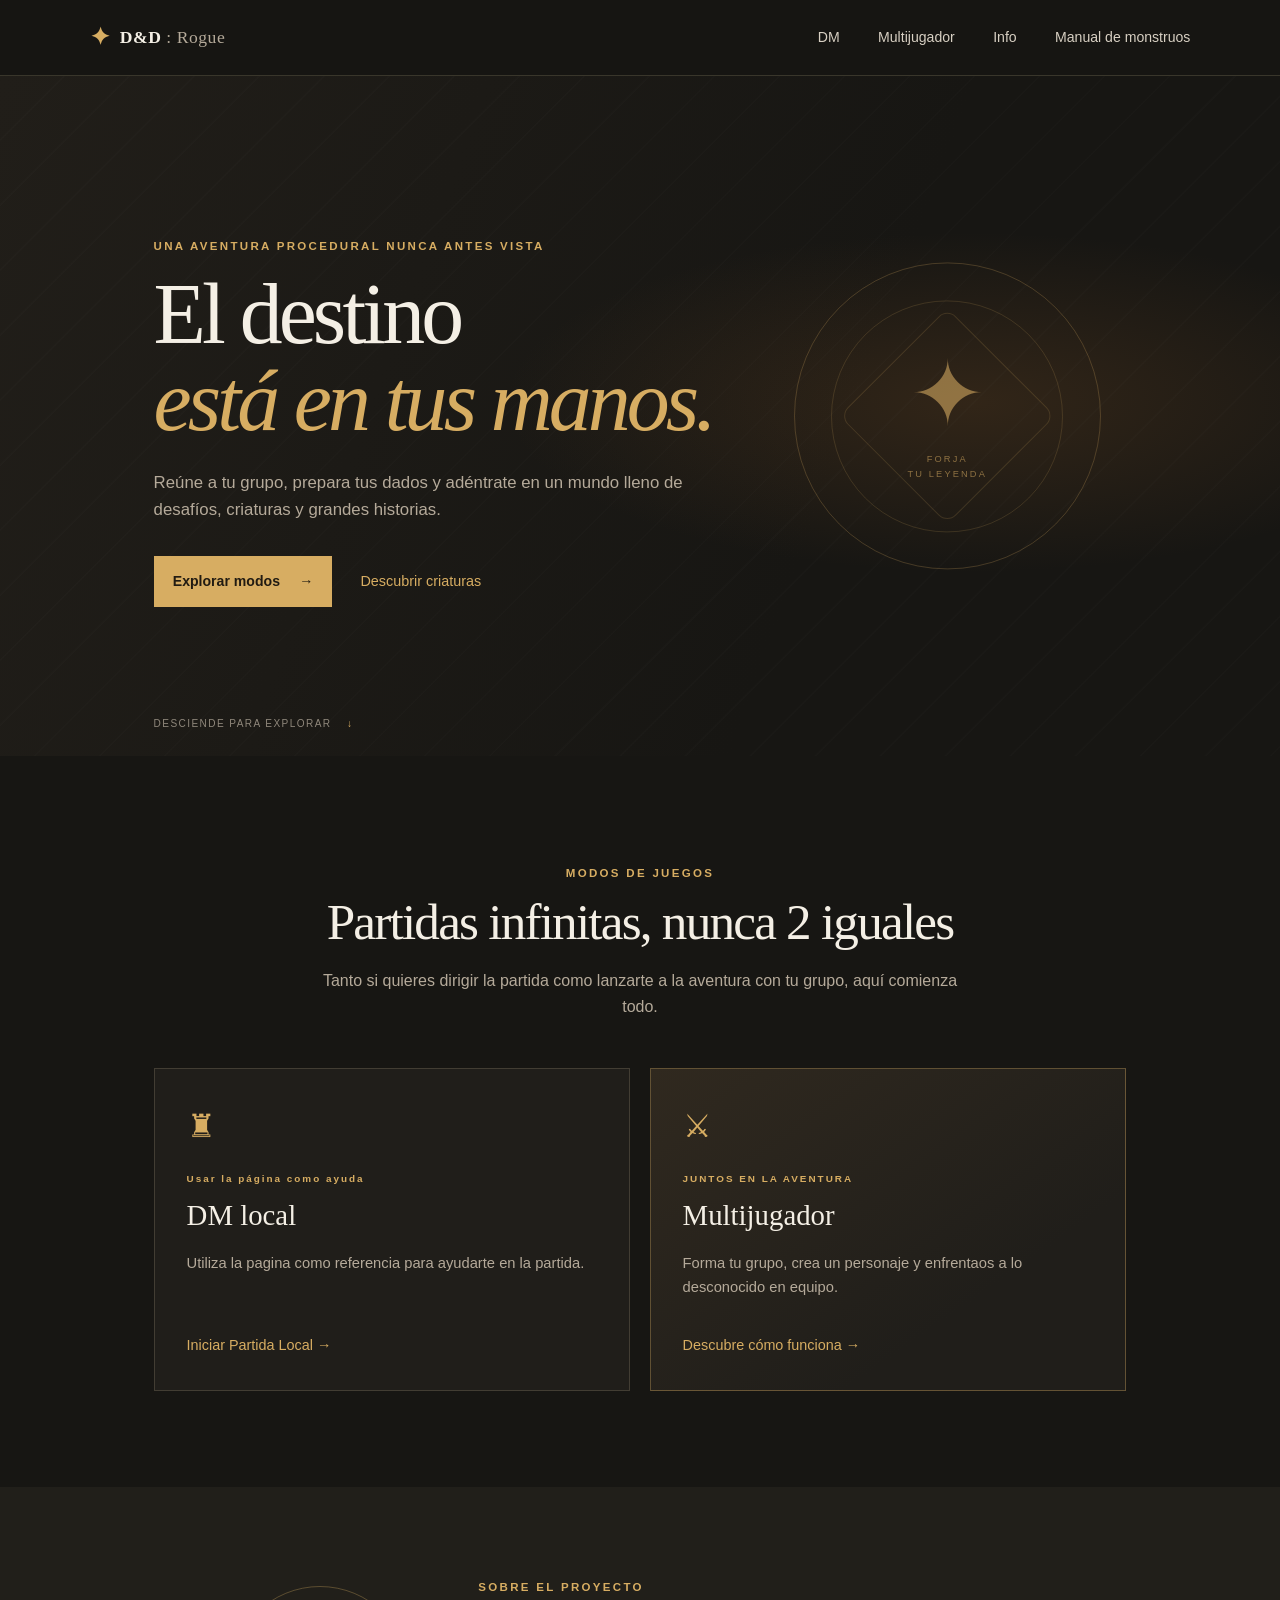
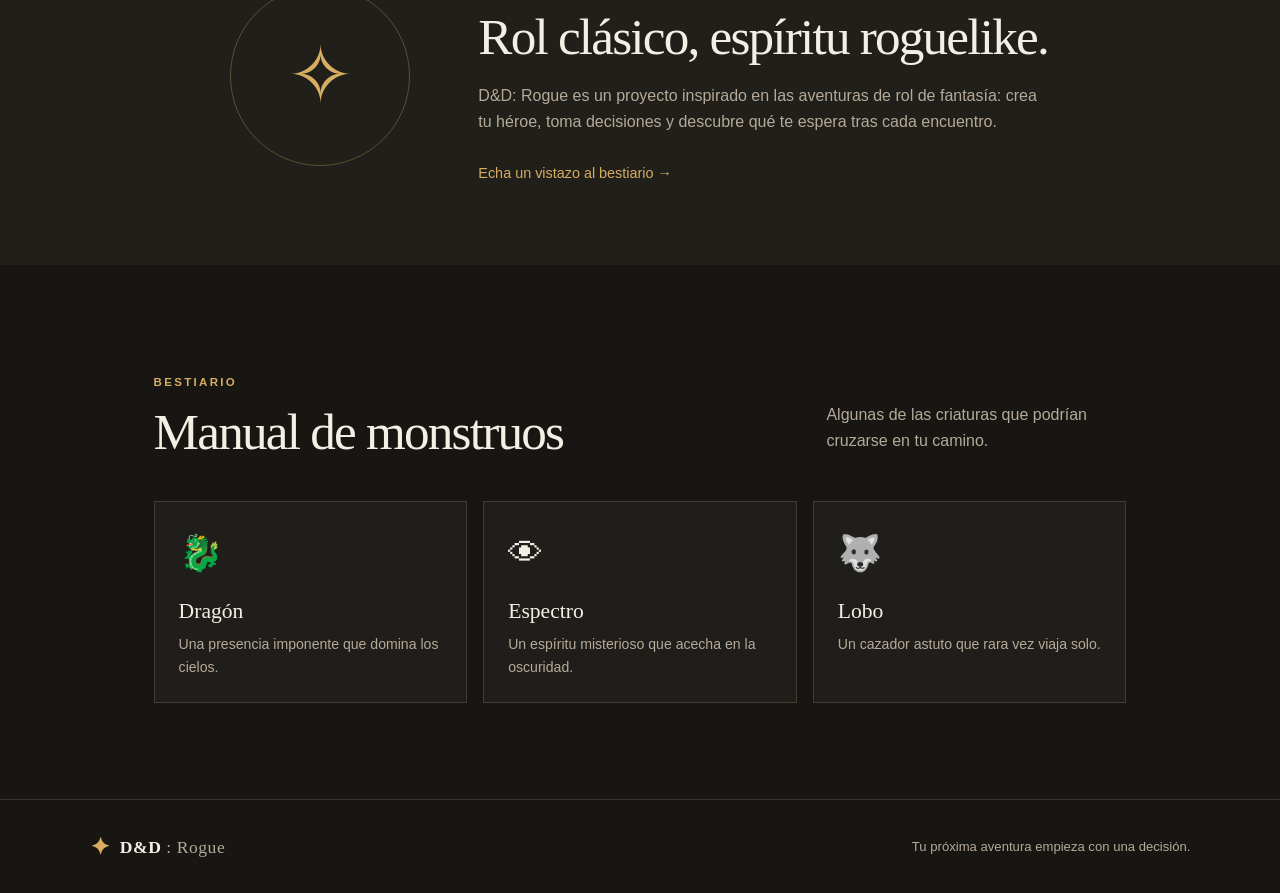
<file: index.html>
<!DOCTYPE html>
<html lang="es">
<head>
    <meta charset="UTF-8">
    <meta name="viewport" content="width=device-width, initial-scale=1.0">
    <meta name="description" content="D&D: Rogue: prepara tu aventura, reúne a tu grupo y descubre criaturas fantásticas.">
    <title>D&D: Rogue — Inicio</title>
    <link rel="stylesheet" href="Index.css">
</head>
<body>
    <header class="site-header">
        <a class="brand" href="#inicio" aria-label="D&D: Rogue, inicio">
            <span class="brand-mark" aria-hidden="true">✦</span>
            <span>D&D <span class="brand-light">: Rogue</span></span>
        </a>
        <nav class="main-nav" aria-label="Navegación principal">
            <a href="#dm">DM</a>
            <a href="#multijugador">Multijugador</a>
            <a href="#info">Info</a>
            <a href="#monstruos">Manual de monstruos</a>
        </nav>
    </header>

    <main>
        <section class="hero" id="inicio" aria-labelledby="hero-title">
            <div class="hero-content">
                <p class="eyebrow">UNA AVENTURA PROCEDURAL NUNCA ANTES VISTA</p>
                <h1 id="hero-title">El destino<span>está en tus manos.</span></h1>
                <p class="hero-copy">Reúne a tu grupo, prepara tus dados y adéntrate en un mundo lleno de desafíos, criaturas y grandes historias.</p>
                <div class="hero-actions">
                    <a class="button button-primary" href="#multijugador">Explorar modos <span aria-hidden="true">→</span></a>
                    <a class="text-link" href="#monstruos">Descubrir criaturas</a>
                </div>
            </div>
            <div class="hero-seal" aria-hidden="true"><span>✦</span><small>FORJA<br>TU LEYENDA</small></div>
            <a class="scroll-cue" href="#modos">DESCIENDE PARA EXPLORAR <span aria-hidden="true">↓</span></a>
        </section>

        <section class="intro-section" id="modos" aria-labelledby="modes-title">
            <p class="eyebrow">MODOS DE JUEGOS</p>
            <h2 id="modes-title">Partidas infinitas, nunca 2 iguales</h2>
            <p class="section-lead">Tanto si quieres dirigir la partida como lanzarte a la aventura con tu grupo, aquí comienza todo.</p>

            <div class="feature-grid">
                <article class="feature-card" id="dm">
                    <span class="card-icon" aria-hidden="true">♜</span>
                    <p class="card-kicker">Usar la página como ayuda</p>
                    <h3>DM local</h3>
                    <p>Utiliza la pagina como referencia para ayudarte en la partida.</p>
                    <a href="Partida/DM%20local/Plocal.html" class="card-link">Iniciar Partida Local <span aria-hidden="true">→</span></a>
                </article>
                <article class="feature-card feature-card-highlight" id="multijugador">
                    <span class="card-icon" aria-hidden="true">⚔</span>
                    <p class="card-kicker">JUNTOS EN LA AVENTURA</p>
                    <h3>Multijugador</h3>
                    <p>Forma tu grupo, crea un personaje y enfrentaos a lo desconocido en equipo.</p>
                    <a href="#info" class="card-link">Descubre cómo funciona <span aria-hidden="true">→</span></a>
                </article>
            </div>
        </section>

        <section class="about-section" id="info" aria-labelledby="info-title">
            <div class="about-emblem" aria-hidden="true">✧</div>
            <div>
                <p class="eyebrow">SOBRE EL PROYECTO</p>
                <h2 id="info-title">Rol clásico, espíritu roguelike.</h2>
                <p>D&D: Rogue es un proyecto inspirado en las aventuras de rol de fantasía: crea tu héroe, toma decisiones y descubre qué te espera tras cada encuentro.</p>
                <a class="text-link" href="#monstruos">Echa un vistazo al bestiario <span aria-hidden="true">→</span></a>
            </div>
        </section>

        <section class="bestiary-section" id="monstruos" aria-labelledby="bestiary-title">
            <div class="section-heading">
                <div>
                    <p class="eyebrow">BESTIARIO</p>
                    <h2 id="bestiary-title">Manual de monstruos</h2>
                </div>
                <p>Algunas de las criaturas que podrían cruzarse en tu camino.</p>
            </div>
            <div class="monster-grid">
                <article class="monster-card"><span aria-hidden="true">🐉</span><h3>Dragón</h3><p>Una presencia imponente que domina los cielos.</p></article>
                <article class="monster-card"><span aria-hidden="true">👁</span><h3>Espectro</h3><p>Un espíritu misterioso que acecha en la oscuridad.</p></article>
                <article class="monster-card"><span aria-hidden="true">🐺</span><h3>Lobo</h3><p>Un cazador astuto que rara vez viaja solo.</p></article>
            </div>
        </section>
    </main>

    <footer class="site-footer">
        <a class="brand" href="#inicio"><span class="brand-mark" aria-hidden="true">✦</span><span>D&D <span class="brand-light">: Rogue</span></span></a>
        <p>Tu próxima aventura empieza con una decisión.</p>
    </footer>
</body>
</html>
</file>
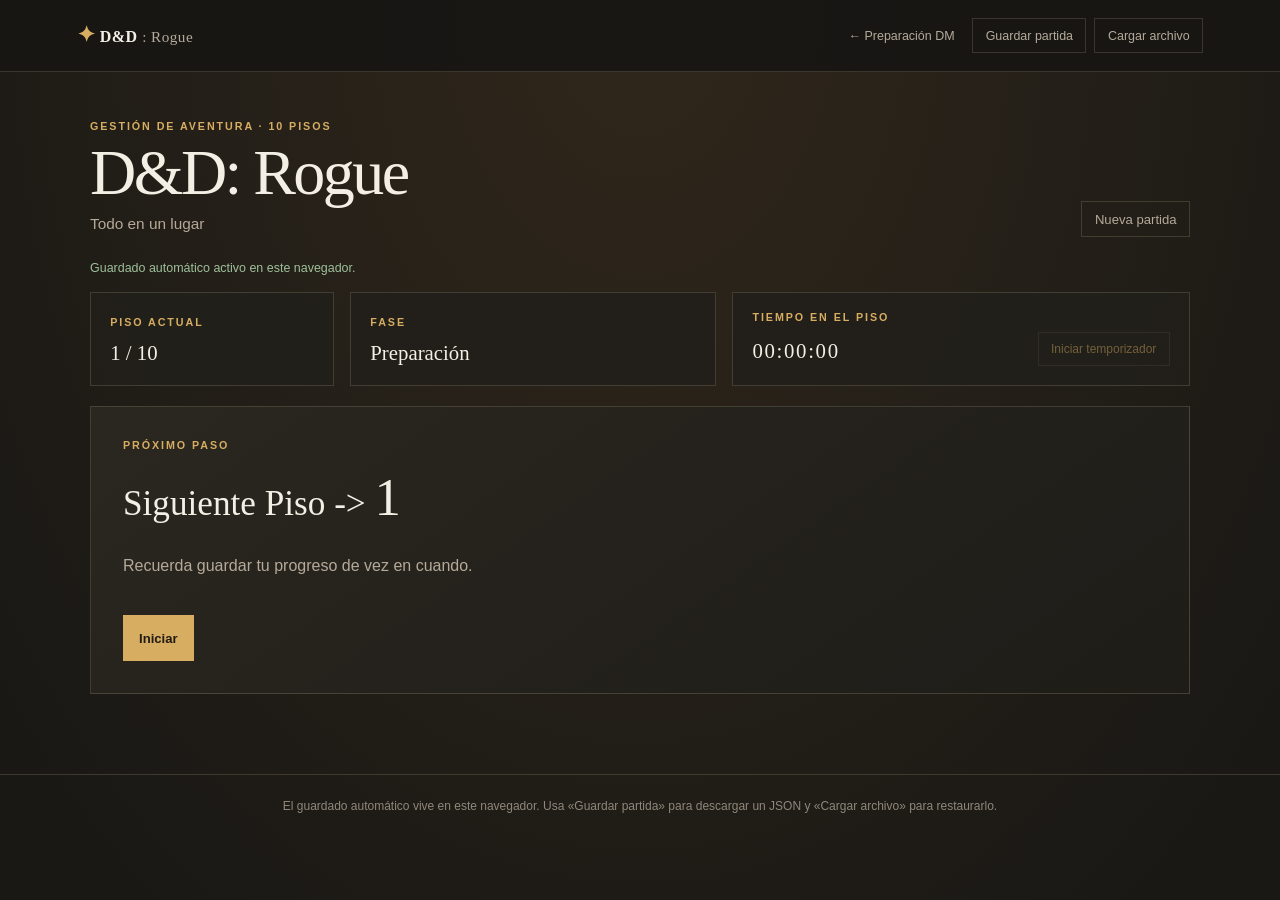
<file: Partida/DM local/Partida.html>
<!DOCTYPE html>
<html lang="es">
<head>
    <meta charset="UTF-8">
    <meta name="viewport" content="width=device-width, initial-scale=1.0">
    <meta name="description" content="Gestiona los diez pisos de tu aventura de D&D: Roguelike.">
    <title>Partida — D&amp;D: Rogue</title>
    <link rel="stylesheet" href="partida.css">
</head>
<body>
    <header class="topbar">
        <a class="brand" href="../../index.html"><span aria-hidden="true">✦</span> D&amp;D <small>: Rogue</small></a>
        <div class="header-actions">
            <a class="back-link" href="Plocal.html">← Preparación DM</a>
            <button class="utility-button" id="save-game" type="button">Guardar partida</button>
            <button class="utility-button" id="load-game-button" type="button">Cargar archivo</button>
            <input id="load-game-file" type="file" accept="application/json,.json" hidden>
        </div>
    </header>

    <main class="game-wrap">
        <section class="welcome-row">
            <div>
                <p class="eyebrow">GESTIÓN DE AVENTURA · 10 PISOS</p>
                <h1>D&D: Rogue</h1>
                <p class="lead">Todo en un lugar</p>
            </div>
            <button class="new-game-button" id="new-game" type="button">Nueva partida</button>
        </section>

        <p class="save-status" id="save-status" role="status" aria-live="polite">La partida se guarda automáticamente en este navegador.</p>

        <section class="run-dashboard" aria-label="Estado actual de la partida">
            <div class="floor-indicator"><span class="eyebrow">PISO ACTUAL</span><strong id="floor-number">1 / 10</strong></div>
            <div class="stage-indicator"><span class="eyebrow">FASE</span><strong id="stage-name">Preparación</strong></div>
            <div class="timer-panel"><span class="eyebrow">TIEMPO EN EL PISO</span><strong id="floor-timer">00:00:00</strong><button class="timer-button" id="timer-toggle" type="button" disabled>Iniciar temporizador</button></div>
        </section>

        <section class="panel start-panel" id="start-panel">
            <p class="eyebrow">PRÓXIMO PASO</p>
            <h2>Siguiente Piso -> <span id="start-floor-number">1</span></h2>
            <p>Recuerda guardar tu progreso de vez en cuando.</p>
            <button class="primary-button" id="roll-floor" type="button">Iniciar</button>
        </section>

        <section class="panel encounter-panel" id="encounter-panel" hidden>
            <div class="section-title"><div><p class="eyebrow">PISO <span id="encounter-floor-number">1</span> · EXPLORACIÓN</p><h2>Encuentro y mapa</h2></div><span class="roll-badge" id="encounter-roll">d6: —</span></div>
            <div class="result-grid">
                <article class="result-box encounter-result-box"><span class="result-label">ENCUENTRO</span><strong id="encounter-result">—</strong><div class="creature-reference-list" id="creature-reference-list" aria-label="Criaturas del encuentro"></div></article>
                <article class="result-box"><span class="result-label">MAPA (d10)</span><strong id="map-result">—</strong><p class="muted" id="map-description"></p></article>
                <article class="result-box event-check-box"><span class="result-label">¿HAY EVENTO EN EL MAPA?</span><strong id="map-event-result">—</strong><p class="muted" id="map-event-detail"></p></article>
            </div>
            <p class="placeholder-note" id="map-rule-note"></p>
            <div class="timer-reminder">Inicia el temporizador cuando comience el encuentro; se detendrá al cerrar el piso.</div>
            <button class="primary-button" id="finish-encounter" type="button">Encuentro terminado · Ver recompensas <span aria-hidden="true">→</span></button>
        </section>

        <section class="panel rewards-panel" id="rewards-panel" hidden>
            <div class="section-title"><div><p class="eyebrow">PISO <span id="reward-floor-number">1</span> · ENCUENTRO SUPERADO</p><h2>Recompensas y progresión</h2></div></div>
            <div class="reward-grid" id="reward-grid"></div>

            <section class="level-up-section" id="level-up-section">
                <p class="eyebrow">PROGRESIÓN</p>
                <h3 id="level-up-title">Subida de nivel</h3>
                <p id="level-up-message"></p>
                <div id="class-roll-area" hidden>
                    <button class="secondary-button" id="roll-classes" type="button">Sortear 3 clases posibles</button>
                    <div class="choice-grid" id="class-choices"></div>
                    <p class="selected-choice" id="selected-class"></p>
                    <div class="history-area" id="class-history-area" hidden>
                        <h4>Historial de sorteos de clase</h4>
                        <ol id="class-history-list"></ol>
                    </div>
                </div>
            </section>

            <section class="shop-section">
                <div class="section-title"><div><p class="eyebrow">TIENDA DEL PISO <span id="shop-floor-number">1</span></p><h3>Tienda y ofertas especiales</h3></div></div>
                <h4>Catálogo general</h4>
                <div class="shop-grid" id="standard-shop"></div>
                <h4>Dos objetos especiales disponibles esta vez</h4>
                <p class="muted">Tirada aleatoria sin repetir el mismo objeto en esta visita.</p>
                <div class="shop-grid offer-grid" id="special-offers"></div>
            </section>

            <button class="primary-button" id="finish-shopping" type="button">Terminar compras · Tirar evento d20 <span aria-hidden="true">→</span></button>
        </section>

        <section class="panel event-panel" id="event-panel" hidden>
            <p class="eyebrow">PISO <span id="event-floor-number">1</span> · DESPUÉS DE LA TIENDA</p>
            <h2>Evento de la torre</h2>
            <p>Cuando el grupo termine de comprar, tira 1d20 en la tabla de eventos. Los resultados siguen siendo placeholders hasta que añadas la tabla definitiva.</p>
            <button class="primary-button" id="roll-event" type="button">Tirar evento (d20)</button>
            <article class="event-result" id="event-result-card" hidden>
                <span class="result-label" id="event-roll-label">RESULTADO: —</span>
                <h3 id="event-result-name"></h3>
                <p id="event-result-description"></p>
            </article>

            <section class="emblem-section" id="emblem-section" hidden>
                <p class="eyebrow">EVENTO ESPECIAL · TRAS SUPERAR EL PISO 5</p>
                <h3>Elige un emblema</h3>
                <p>El grupo debe escoger uno de estos tres. La elección quedará guardada en la partida.</p>
                <div class="choice-grid emblem-grid" id="emblem-choices"></div>
                <p class="selected-choice" id="selected-emblem"></p>
            </section>

            <button class="primary-button" id="next-floor" type="button" hidden>Siguiente piso <span aria-hidden="true">→</span></button>
            <button class="primary-button" id="finalize-run" type="button" hidden>Finalizar partida <span aria-hidden="true">✦</span></button>
            <section class="run-complete" id="run-complete" hidden><span aria-hidden="true">✦</span><h3>¡Torre completada!</h3><p>Has llegado al final de los diez pisos. Descarga el estado si quieres conservar el resumen de la run.</p></section>
        </section>

        
        
        <!--   <details class="placeholder-details">
            <summary>Ver / editar el estado de los placeholders</summary>
            <p>Los diez mapas y los veinte resultados de evento placeholder están en <strong>partida-data.json</strong>.</p>
        </details> -->
    </main>
    <dialog class="monster-dialog" id="monster-dialog" aria-labelledby="monster-dialog-title">
        <div class="monster-dialog-header"><div><p class="eyebrow">BESTIARIO · D&amp;D 5.ª EDICIÓN</p><h2 id="monster-dialog-title">Statblock</h2></div><button class="dialog-close" id="close-monster-dialog" type="button" aria-label="Cerrar statblock">×</button></div>
        <div class="monster-statblock" id="monster-statblock" aria-live="polite"></div>
        <p class="statblock-source">Las imágenes se cargan desde 5e.tools. Los atributos y acciones del statblock proceden de D&amp;D 5e API (SRD 2014); puede no incluir criaturas de suplementos.</p>
    </dialog>
    <footer class="site-footer">El guardado automático vive en este navegador. Usa «Guardar partida» para descargar un JSON y «Cargar archivo» para restaurarlo.</footer>
    <script src="partida.js"></script>
</body>
</html>
</file>
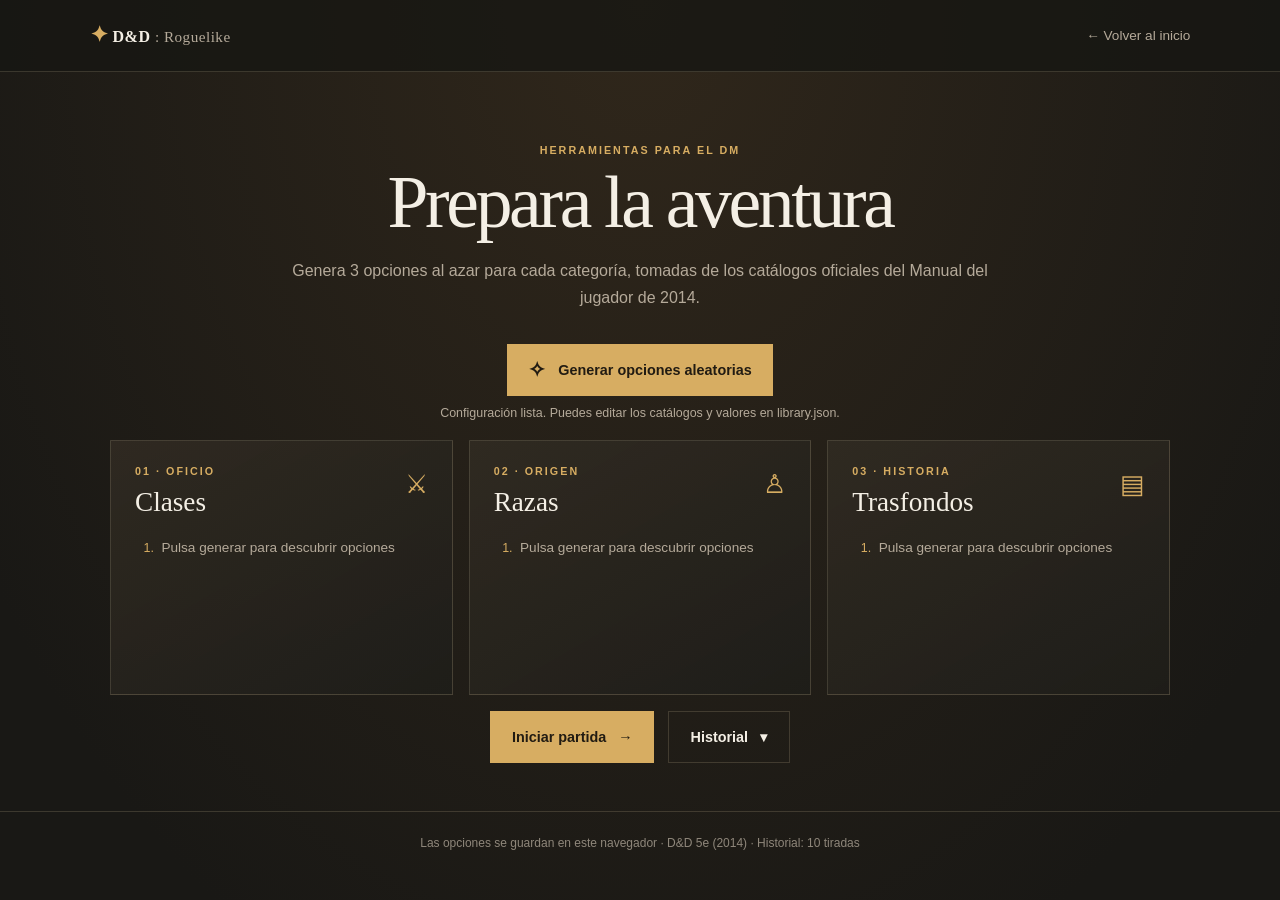
<file: Partida/DM local/Plocal.html>
<!DOCTYPE html>
<html lang="es">
<head>
    <meta charset="UTF-8">
    <meta name="viewport" content="width=device-width, initial-scale=1.0">
    <meta name="description" content="Genera propuestas aleatorias de personajes para tu partida de D&D 5e.">
    <title>Preparar partida — D&amp;D: Roguelike</title>
    <link rel="stylesheet" href="plocal.css">
</head>
<body>
    <header class="topbar">
        <a class="brand" href="../../index.html"><span aria-hidden="true">✦</span> D&amp;D <small>: Roguelike</small></a>
        <a class="back-link" href="../../index.html">← Volver al inicio</a>
    </header>

    <main class="page-wrap">
        <section class="page-heading">
            <p class="eyebrow">HERRAMIENTAS PARA EL DM</p>
            <h1>Prepara la aventura</h1>
            <p id="option-count-description">Cargando opciones de los catálogos oficiales del Manual del jugador de 2014…</p>
        </section>

        <button class="generate-button" id="generate-button" type="button" disabled>
            <span aria-hidden="true">✧</span> Generar opciones aleatorias
        </button>
        <p class="library-status" id="library-status" role="status" aria-live="polite">Cargando configuración…</p>

        <section class="results" id="results" aria-live="polite" aria-label="Opciones aleatorias">
            <article class="result-card">
                <div class="result-icon" aria-hidden="true">⚔</div>
                <p class="eyebrow">01 · OFICIO</p>
                <h2>Clases</h2>
                <ol id="class-options"><li class="placeholder">Pulsa generar para descubrir opciones</li></ol>
            </article>
            <article class="result-card">
                <div class="result-icon" aria-hidden="true">♙</div>
                <p class="eyebrow">02 · ORIGEN</p>
                <h2>Razas</h2>
                <ol id="race-options"><li class="placeholder">Pulsa generar para descubrir opciones</li></ol>
            </article>
            <article class="result-card">
                <div class="result-icon" aria-hidden="true">▤</div>
                <p class="eyebrow">03 · HISTORIA</p>
                <h2>Trasfondos</h2>
                <ol id="background-options"><li class="placeholder">Pulsa generar para descubrir opciones</li></ol>
            </article>
        </section>

        <aside class="gold-reminder" style="display: none;">
            <span class="coin" aria-hidden="true">PO</span>
            <p style="display: none;"><strong>Recordatorio para el DM</strong><br>Los jugadores empiezan con <b id="starting-gold">25 PO</b> (piezas de oro).</p>
        </aside>

        <section class="history-panel" id="history-panel" hidden aria-labelledby="history-title">
            <div class="history-heading">
                <div><p class="eyebrow">TUS TIRADAS RECIENTES</p><h2 id="history-title">Historial</h2></div>
                <button class="clear-history" id="clear-history" type="button">Borrar historial</button>
            </div>
            <p class="empty-history" id="empty-history">Todavía no hay tiradas guardadas. Genera tus primeras opciones.</p>
            <ol class="history-list" id="history-list"></ol>
        </section>

        <div class="bottom-actions">
            <a class="start-button" href="Partida.html">Iniciar partida <span aria-hidden="true">→</span></a>
            <button class="history-button" id="history-button" type="button" aria-expanded="false" aria-controls="history-panel">Historial <span aria-hidden="true">▾</span></button>
        </div>
    </main>

    <footer class="site-footer">Las opciones se guardan en este navegador · Reglas base de D&amp;D 5e (2014)</footer>
    <script src="plocal.js"></script>
</body>
</html>
</file>
<file: Index.css>
:root {
    color-scheme: dark;
    --ink: #f4efe5;
    --muted: #b5aa9a;
    --gold: #d7ad62;
    --surface: #201e1a;
    --line: rgba(231, 211, 174, 0.17);
}

* { box-sizing: border-box; }

html { scroll-behavior: smooth; }

body {
    margin: 0;
    background: #171613;
    color: var(--ink);
    font-family: Georgia, "Times New Roman", serif;
    line-height: 1.6;
}

a { color: inherit; text-decoration: none; }

.site-header {
    position: sticky;
    z-index: 10;
    top: 0;
    display: flex;
    align-items: center;
    justify-content: space-between;
    gap: 2rem;
    min-height: 76px;
    padding: 0 clamp(1.25rem, 7vw, 7rem);
    border-bottom: 1px solid var(--line);
    background: rgba(23, 22, 19, 0.94);
    backdrop-filter: blur(12px);
}

.brand {
    display: inline-flex;
    align-items: center;
    gap: 0.6rem;
    flex-shrink: 0;
    font-size: 1.1rem;
    font-weight: 700;
    letter-spacing: 0.03em;
}

.brand-mark { color: var(--gold); font-size: 1.5rem; }
.brand-light { color: var(--muted); font-weight: 400; }

.main-nav {
    display: flex;
    align-items: center;
    gap: clamp(1rem, 3vw, 2.5rem);
}

.main-nav a, .text-link, .card-link {
    transition: color 160ms ease;
}

.main-nav a { color: #d8d0c3; font-family: Arial, sans-serif; font-size: 0.88rem; }
.main-nav a:hover, .text-link:hover, .card-link:hover { color: var(--gold); }

.hero {
    position: relative;
    display: flex;
    align-items: center;
    min-height: min(680px, calc(100vh - 76px));
    padding: 6rem clamp(1.5rem, 12vw, 12rem);
    overflow: hidden;
    background:
        radial-gradient(ellipse at 76% 48%, rgba(122, 79, 37, 0.27), transparent 34%),
        linear-gradient(110deg, #211e19 0%, #171613 64%);
}

.hero::before {
    position: absolute;
    inset: 0;
    background: repeating-linear-gradient(135deg, transparent 0 44px, rgba(255,255,255,0.012) 45px 46px);
    content: "";
    pointer-events: none;
}

.hero-content { position: relative; z-index: 1; max-width: 700px; }
.eyebrow, .card-kicker { color: var(--gold); font-family: Arial, sans-serif; font-size: 0.72rem; font-weight: 700; letter-spacing: 0.2em; }

.hero h1 {
    max-width: 720px;
    margin: 1rem 0;
    font-size: clamp(2.8rem, 6.7vw, 5.8rem);
    font-weight: 400;
    letter-spacing: -0.045em;
    line-height: 1.02;
}

.hero h1 span { display: block; color: var(--gold); font-style: italic; }
.hero-copy { max-width: 540px; margin: 1.5rem 0 2rem; color: var(--muted); font-family: Arial, sans-serif; font-size: 1.05rem; }
.hero-actions { display: flex; align-items: center; gap: 1.75rem; flex-wrap: wrap; }

.button {
    display: inline-flex;
    align-items: center;
    gap: 1.2rem;
    padding: 0.9rem 1.2rem;
    font-family: Arial, sans-serif;
    font-size: 0.88rem;
    font-weight: 700;
}

.button-primary { background: var(--gold); color: #211b12; }
.button-primary:hover { background: #e7c47e; }
.text-link, .card-link { color: var(--gold); font-family: Arial, sans-serif; font-size: 0.9rem; }

.hero-seal {
    position: absolute;
    top: 50%;
    right: 14%;
    display: grid;
    width: clamp(160px, 24vw, 310px);
    aspect-ratio: 1;
    place-content: center;
    border: 1px solid rgba(215, 173, 98, 0.24);
    border-radius: 50%;
    color: rgba(215, 173, 98, 0.58);
    text-align: center;
    transform: translateY(-50%);
}

.hero-seal::before, .hero-seal::after { position: absolute; inset: 12%; border: 1px solid rgba(215, 173, 98, 0.17); border-radius: 50%; content: ""; }
.hero-seal::after { inset: 25%; transform: rotate(45deg); border-radius: 8%; }
.hero-seal span { font-size: clamp(3rem, 7vw, 6rem); line-height: 1; }
.hero-seal small { margin-top: 0.8rem; font-family: Arial, sans-serif; font-size: 0.58rem; letter-spacing: 0.23em; }
.scroll-cue { position: absolute; bottom: 1.5rem; left: clamp(1.5rem, 12vw, 12rem); color: #8f877b; font-family: Arial, sans-serif; font-size: 0.63rem; letter-spacing: 0.14em; }
.scroll-cue span { padding-left: 0.7rem; color: var(--gold); }

.intro-section, .bestiary-section { padding: 6rem clamp(1.5rem, 12vw, 12rem); }
.intro-section { text-align: center; }
.intro-section h2, .about-section h2, .section-heading h2 { margin: 0.5rem 0; font-size: clamp(2rem, 4vw, 3.2rem); font-weight: 400; letter-spacing: -0.035em; line-height: 1.15; }
.section-lead { max-width: 640px; margin: 1rem auto 3rem; color: var(--muted); font-family: Arial, sans-serif; }

.feature-grid { display: grid; grid-template-columns: repeat(2, minmax(0, 1fr)); gap: 1.2rem; max-width: 980px; margin: 0 auto; text-align: left; }
.feature-card { min-height: 290px; padding: 2rem; border: 1px solid var(--line); background: var(--surface); scroll-margin-top: 100px; }
.feature-card-highlight { background: linear-gradient(145deg, #30291f, #201e1a 70%); border-color: rgba(215, 173, 98, 0.35); }
.card-icon { color: var(--gold); font-size: 2rem; }
.card-kicker { margin: 1.2rem 0 0.3rem; font-size: 0.62rem; }
.feature-card h3 { margin: 0; font-size: 1.8rem; font-weight: 400; }
.feature-card > p:not(.card-kicker) { min-height: 3.5rem; color: var(--muted); font-family: Arial, sans-serif; font-size: 0.92rem; }
.card-link { display: inline-block; margin-top: 0.7rem; }

.about-section { display: grid; grid-template-columns: minmax(120px, 0.7fr) 2fr; align-items: center; gap: 3rem; padding: 5rem clamp(1.5rem, 18vw, 18rem); background: #211f1a; scroll-margin-top: 76px; }
.about-section > div:last-child { max-width: 640px; }
.about-section p:not(.eyebrow) { color: var(--muted); font-family: Arial, sans-serif; }
.about-emblem { display: grid; width: clamp(100px, 15vw, 180px); aspect-ratio: 1; place-items: center; border: 1px solid rgba(215, 173, 98, 0.32); border-radius: 50%; color: var(--gold); font-size: 5rem; }
.about-section .text-link { display: inline-block; margin-top: 0.7rem; }

.bestiary-section { scroll-margin-top: 76px; }
.section-heading { display: flex; align-items: end; justify-content: space-between; gap: 2rem; margin-bottom: 2rem; }
.section-heading > p { max-width: 300px; color: var(--muted); font-family: Arial, sans-serif; }
.monster-grid { display: grid; grid-template-columns: repeat(3, minmax(0, 1fr)); gap: 1rem; }
.monster-card { padding: 1.5rem; border: 1px solid var(--line); background: var(--surface); }
.monster-card > span { font-size: 2.2rem; }
.monster-card h3 { margin: 0.7rem 0 0.3rem; font-size: 1.35rem; font-weight: 400; }
.monster-card p { margin: 0; color: var(--muted); font-family: Arial, sans-serif; font-size: 0.88rem; }

.site-footer { display: flex; align-items: center; justify-content: space-between; gap: 1rem; padding: 1.7rem clamp(1.5rem, 7vw, 7rem); border-top: 1px solid var(--line); }
.site-footer p { margin: 0; color: var(--muted); font-family: Arial, sans-serif; font-size: 0.82rem; }

section[id] { scroll-margin-top: 96px; }

@media (max-width: 760px) {
    .site-header { align-items: flex-start; flex-direction: column; gap: 0.6rem; padding-top: 0.9rem; padding-bottom: 0.8rem; }
    .main-nav { width: 100%; gap: 1.2rem; overflow-x: auto; padding-bottom: 0.2rem; white-space: nowrap; }
    .main-nav a { font-size: 0.8rem; }
    .hero { min-height: 600px; padding-top: 4rem; padding-bottom: 6rem; }
    .hero-seal { top: auto; right: 8%; bottom: 4.5rem; width: 130px; transform: none; opacity: 0.48; }
    .hero-seal small { font-size: 0.45rem; }
    .feature-grid, .monster-grid { grid-template-columns: 1fr; }
    .feature-card { min-height: auto; }
    .about-section { grid-template-columns: 1fr; gap: 1.5rem; padding-top: 4rem; padding-bottom: 4rem; }
    .about-emblem { width: 100px; font-size: 3rem; }
    .section-heading { align-items: flex-start; flex-direction: column; gap: 0.4rem; }
    .section-heading > p { margin-top: 0.2rem; }
    .site-footer { align-items: flex-start; flex-direction: column; }
}

@media (prefers-reduced-motion: reduce) {
    html { scroll-behavior: auto; }
    *, *::before, *::after { transition-duration: 0.01ms !important; }
}
</file>
<file: Partida/DM local/partida.css>
:root {
    color-scheme: dark;
    --paper: #f4efe5;
    --muted: #b5aa9a;
    --gold: #d7ad62;
    --panel: #211f1b;
    --line: rgba(231, 211, 174, .17);
    --green: #9fc19b;
}
* { box-sizing: border-box; }
body { min-height: 100vh; margin: 0; background: radial-gradient(ellipse at 50% 0%, #30271b, #191815 52rem); color: var(--paper); font-family: Georgia, "Times New Roman", serif; line-height: 1.55; }
button, a { font: inherit; }
a { color: inherit; text-decoration: none; }
.topbar { display: flex; align-items: center; justify-content: space-between; gap: 1rem; min-height: 72px; padding: .75rem clamp(1.25rem, 6vw, 6rem); border-bottom: 1px solid var(--line); background: rgba(23, 22, 19, .9); }
.brand { flex: 0 0 auto; font-weight: 700; letter-spacing: .03em; }
.brand > span { color: var(--gold); font-size: 1.35rem; }
.brand small { color: var(--muted); font-size: .95rem; font-weight: 400; }
.header-actions { display: flex; align-items: center; justify-content: flex-end; gap: .5rem; flex-wrap: wrap; }
.back-link, .utility-button { color: var(--muted); font: .78rem Arial, sans-serif; }
.back-link { margin-right: .6rem; }
.back-link:hover { color: var(--gold); }
.utility-button, .new-game-button, .timer-button, .secondary-button { padding: .58rem .78rem; border: 1px solid var(--line); background: transparent; cursor: pointer; }
.utility-button:hover, .new-game-button:hover, .timer-button:hover:not(:disabled), .secondary-button:hover { border-color: var(--gold); color: var(--gold); }
.game-wrap { width: min(1100px, calc(100% - 2.5rem)); margin: 0 auto; padding: 3rem 0 4rem; }
.welcome-row { display: flex; align-items: end; justify-content: space-between; gap: 2rem; margin-bottom: 1.5rem; }
.eyebrow { margin: 0; color: var(--gold); font: 700 .67rem Arial, sans-serif; letter-spacing: .18em; }
h1 { margin: .4rem 0 .3rem; font-size: clamp(2.45rem, 6vw, 4rem); font-weight: 400; letter-spacing: -.04em; line-height: 1.08; }
.lead, .muted { color: var(--muted); }
.lead { margin: 0; font: .96rem/1.6 Arial, sans-serif; }
.new-game-button { flex: 0 0 auto; color: var(--muted); font: .82rem Arial, sans-serif; }
.save-status { min-height: 1.2em; margin: 0 0 1rem; color: var(--green); font: .78rem Arial, sans-serif; }
.save-status.error-status { color: #e6ad7d; }
.run-dashboard { display: grid; grid-template-columns: .8fr 1.2fr 1.5fr; gap: 1rem; margin-bottom: 1.25rem; }
.run-dashboard > div { padding: 1rem 1.2rem; border: 1px solid var(--line); background: rgba(33, 31, 27, .88); }
.run-dashboard strong { display: block; margin-top: .2rem; font-size: 1.3rem; font-weight: 400; }
.timer-panel { display: grid; grid-template-columns: 1fr auto; align-items: center; gap: .25rem 1rem; }
.timer-panel .eyebrow { grid-column: 1 / -1; }
.timer-panel strong { font-variant-numeric: tabular-nums; letter-spacing: .08em; }
.timer-button { color: var(--gold); font: .75rem Arial, sans-serif; }
.timer-button:disabled { opacity: .45; cursor: not-allowed; }
.panel { margin-bottom: 1rem; padding: clamp(1.25rem, 3.5vw, 2rem); border: 1px solid var(--line); background: linear-gradient(145deg, rgba(43, 39, 32, .97), rgba(29, 28, 24, .98)); }
.panel h2 { margin: .35rem 0 .6rem; font-size: clamp(1.6rem, 3vw, 2.2rem); font-weight: 400; }
.panel > p:not(.eyebrow), .level-up-section > p:not(.eyebrow), .event-panel > p:not(.eyebrow) { color: var(--muted); font-family: Arial, sans-serif; }
.panel > .primary-button { margin-top: 1.25rem; }
.primary-button, .secondary-button { display: inline-flex; align-items: center; justify-content: center; gap: .8rem; min-height: 46px; padding: .75rem 1rem; border: 0; background: var(--gold); color: #211b12; font: 700 .82rem Arial, sans-serif; cursor: pointer; }
.primary-button:hover { background: #e7c47e; }
.secondary-button { border: 1px solid var(--gold); background: transparent; color: var(--gold); }
.primary-button:disabled, .secondary-button:disabled { cursor: not-allowed; opacity: .5; }
.section-title { display: flex; align-items: center; justify-content: space-between; gap: 1rem; margin-bottom: 1.3rem; }
.section-title h2, .section-title h3 { margin: .25rem 0 0; font-size: 1.8rem; font-weight: 400; }
.roll-badge { padding: .45rem .7rem; border: 1px solid rgba(215, 173, 98, .4); color: var(--gold); font: .8rem Arial, sans-serif; display: none;}
.result-grid { display: grid; grid-template-columns: repeat(3, minmax(0, 1fr)); gap: .85rem; }
.result-box { min-height: 140px; padding: 1.1rem; border: 1px solid var(--line); background: rgba(18, 17, 15, .48); }
.result-label { display: block; margin-bottom: .5rem; color: var(--gold); font: 700 .65rem Arial, sans-serif; letter-spacing: .1em; }
.result-box > strong { display: block; font-size: 1.1rem; font-weight: 400; }
.result-box > p { margin-bottom: 0; font: .8rem Arial, sans-serif; }
.event-check-box > strong.event-yes { color: #e6ad7d; }
.event-check-box > strong.event-no { color: var(--green); }
.encounter-result-box > strong { margin-bottom: .75rem; }
.creature-reference-list { display: grid; grid-template-columns: repeat(auto-fill, minmax(112px, 1fr)); gap: .55rem; }
.creature-reference { position: relative; display: flex; min-width: 0; flex-direction: column; align-items: stretch; padding: 0; overflow: hidden; border: 1px solid var(--line); background: #171512; color: var(--paper); text-align: left; cursor: pointer; transition: border-color .18s ease, transform .18s ease; }
.creature-reference:hover, .creature-reference:focus-visible { transform: translateY(-2px); border-color: var(--gold); outline: none; }
.creature-image-frame { position: relative; display: block; width: 100%; height: 94px; overflow: hidden; background: radial-gradient(circle at 50% 35%, #625035, #241e16 70%); }
.creature-reference img { position: absolute; inset: 0; display: block; width: 100%; height: 100%; object-fit: cover; }
.creature-reference img.is-loading { opacity: 0; }
.creature-image-fallback { position: absolute; inset: 0; display: grid; width: 100%; height: 100%; place-items: center; background: radial-gradient(circle at 50% 35%, #625035, #241e16 70%); color: var(--gold); font-size: 2rem; }
.creature-reference-name { padding: .48rem .5rem .1rem; font: 700 .72rem/1.3 Arial, sans-serif; }
.creature-reference-hint { padding: 0 .5rem .5rem; color: var(--muted); font: .64rem Arial, sans-serif; }
.monster-dialog { width: min(760px, calc(100% - 2rem)); max-width: 760px; max-height: min(88vh, 900px); padding: clamp(1rem, 3vw, 1.8rem); overflow: auto; border: 1px solid rgba(215, 173, 98, .55); background: #201d18; color: var(--paper); box-shadow: 0 24px 80px rgba(0, 0, 0, .65); }
.monster-dialog::backdrop { background: rgba(8, 7, 6, .78); backdrop-filter: blur(3px); }
.monster-dialog-header { display: flex; align-items: flex-start; justify-content: space-between; gap: 1rem; padding-bottom: 1rem; border-bottom: 1px solid var(--line); }
.monster-dialog-header h2 { margin: .25rem 0 0; font-size: clamp(1.7rem, 5vw, 2.35rem); font-weight: 400; }
.dialog-close { width: 2.4rem; height: 2.4rem; border: 1px solid var(--line); background: transparent; color: var(--paper); font: 1.5rem Arial, sans-serif; cursor: pointer; }
.dialog-close:hover { border-color: var(--gold); color: var(--gold); }
.monster-statblock { font: .84rem/1.55 Arial, sans-serif; }
.statblock-summary { display: grid; grid-template-columns: minmax(90px, 155px) 1fr; align-items: center; gap: 1rem; margin: 1rem 0; }
.statblock-summary:not(:has(img)) { grid-template-columns: 1fr; }
.statblock-image-frame { position: relative; width: 100%; min-height: 120px; height: 170px; overflow: hidden; border: 1px solid var(--line); background: radial-gradient(circle at 50% 35%, #625035, #241e16 70%); }
.statblock-summary img, .statblock-image-fallback { position: absolute; inset: 0; display: block; width: 100%; height: 100%; object-fit: contain; }
.statblock-summary img.is-loading { opacity: 0; }
.statblock-image-fallback { display: grid; place-items: center; color: var(--gold); font-size: 2rem; }
.statblock-meta { margin: .2rem 0; color: var(--muted); font-size: .78rem; font-style: italic; }
.statblock-vitals { margin: .55rem 0; color: var(--gold); }
.ability-grid { display: grid; grid-template-columns: repeat(6, minmax(0, 1fr)); gap: .45rem; }
.ability-grid > div { display: grid; gap: .1rem; justify-items: center; padding: .55rem .25rem; border: 1px solid var(--line); background: rgba(215, 173, 98, .06); }
.ability-grid span { color: var(--gold); font-size: .68rem; font-weight: 700; }
.ability-grid strong { font-size: 1rem; }
.ability-grid small { color: var(--muted); }
.statblock-details { display: grid; grid-template-columns: repeat(2, minmax(0, 1fr)); gap: .25rem 1rem; margin-top: .8rem; padding: .75rem 0; border-top: 1px solid var(--line); border-bottom: 1px solid var(--line); }
.statblock-details p { margin: .2rem 0; color: var(--muted); font-size: .76rem; }
.statblock-details strong { color: var(--paper); }
.statblock-section { margin-top: 1rem; }
.statblock-section h3 { margin: 0 0 .4rem; padding-bottom: .3rem; border-bottom: 1px solid rgba(215, 173, 98, .35); color: var(--gold); font: 700 .84rem Arial, sans-serif; letter-spacing: .08em; text-transform: uppercase; }
.statblock-entry { margin: .55rem 0; }
.statblock-entry h4 { display: inline; margin: 0; font-size: .84rem; }
.statblock-entry p { display: inline; margin: 0 0 0 .35rem; color: #d4cbbd; }
.statblock-unavailable { padding: 1rem; border: 1px solid rgba(230, 173, 125, .4); color: #e6ad7d; }
.statblock-standalone-image { display: block; width: min(100%, 220px); max-height: 260px; margin: 1rem auto; object-fit: contain; }
.elemental-choices { display: grid; grid-template-columns: repeat(2, minmax(0, 1fr)); gap: .55rem; margin-top: .8rem; }
.elemental-choice-button { padding: .8rem; border: 1px solid var(--line); background: rgba(215, 173, 98, .07); color: var(--paper); text-align: left; cursor: pointer; }
.elemental-choice-button:hover { border-color: var(--gold); color: var(--gold); }
.statblock-source { margin: 1rem 0 0; padding-top: .7rem; border-top: 1px solid var(--line); color: var(--muted); font: .68rem/1.5 Arial, sans-serif; }
.placeholder-note { margin: .8rem 0 0; color: #a99a80; font: .75rem/1.5 Arial, sans-serif; }
.timer-reminder { margin-top: 1rem; padding-left: .8rem; border-left: 2px solid var(--gold); color: var(--muted); font: .8rem Arial, sans-serif; }
.reward-grid { display: grid; grid-template-columns: repeat(3, minmax(0, 1fr)); gap: .8rem; }
.reward-card { padding: 1rem; border: 1px solid rgba(215, 173, 98, .3); background: rgba(215, 173, 98, .07); }
.reward-card strong { display: block; margin-top: .2rem; font-size: 1.35rem; font-weight: 400; }
.reward-card span { color: var(--muted); font: .68rem Arial, sans-serif; letter-spacing: .08em; }
.level-up-section, .shop-section { margin-top: 1.6rem; padding-top: 1.4rem; border-top: 1px solid var(--line); }
.level-up-section h3, .shop-section h3 { margin: .3rem 0; font-size: 1.45rem; font-weight: 400; }
.level-up-section > p:not(.eyebrow) { margin: .4rem 0 1rem; font-size: .9rem; }
.choice-grid { display: grid; grid-template-columns: repeat(3, minmax(0, 1fr)); gap: .7rem; margin-top: .85rem; }
.choice-card { width: 100%; padding: .85rem; border: 1px solid var(--line); background: rgba(18, 17, 15, .55); color: var(--paper); text-align: left; cursor: pointer; }
.choice-card:hover, .choice-card[aria-pressed="true"] { border-color: var(--gold); background: rgba(215, 173, 98, .13); }
.choice-card strong { display: block; color: var(--gold); font-weight: 400; }
.choice-card small { display: block; margin-top: .3rem; color: var(--muted); font: .75rem/1.4 Arial, sans-serif; }
.selected-choice { min-height: 1.2em; color: var(--green) !important; font-size: .84rem; }
.history-area { margin-top: 1rem; padding: .8rem 1rem; border: 1px solid var(--line); }
.history-area h4 { margin: 0 0 .5rem; font-weight: 400; }
.history-area ol { display: grid; gap: .35rem; margin: 0; padding-left: 1.3rem; color: var(--muted); font: .77rem Arial, sans-serif; }
.shop-section h4 { margin: 1.1rem 0 .55rem; font-size: .95rem; font-weight: 400; }
.shop-grid { display: grid; grid-template-columns: repeat(3, minmax(0, 1fr)); gap: .5rem; }
.shop-item { padding: .7rem; border: 1px solid var(--line); background: rgba(18, 17, 15, .35); font: .77rem/1.4 Arial, sans-serif; }
.shop-item summary { display: flex; align-items: center; justify-content: space-between; gap: .5rem; list-style: none; cursor: pointer; }
.shop-item summary::-webkit-details-marker { display: none; }
.shop-item strong { flex: 0 0 auto; color: var(--gold); font-weight: 400; }
.shop-item-effect { margin: .55rem 0 0; color: var(--muted); font: .74rem/1.5 Arial, sans-serif; }
.offer-grid { grid-template-columns: repeat(2, minmax(0, 1fr)); }
.offer-grid .shop-item { border-color: rgba(215, 173, 98, .35); }
.event-result { margin: 1.25rem 0; padding: 1.25rem; border: 1px solid rgba(215, 173, 98, .35); background: rgba(215, 173, 98, .08); }
.event-result h3 { margin: .2rem 0; font-weight: 400; }
.event-result p { margin-bottom: 0; color: var(--muted); font: .87rem/1.6 Arial, sans-serif; }
.emblem-section { margin-top: 1.5rem; padding: 1.2rem; border: 1px solid rgba(215, 173, 98, .4); background: rgba(215, 173, 98, .06); }
.emblem-section h3 { margin: .25rem 0; font-size: 1.5rem; font-weight: 400; }
.emblem-section > p:not(.eyebrow) { color: var(--muted); font: .87rem Arial, sans-serif; }
.emblem-grid .choice-card { min-height: 110px; }
.run-complete { margin-top: 1.5rem; padding: 1.5rem; border: 1px solid var(--gold); text-align: center; }
.run-complete > span { color: var(--gold); font-size: 2.2rem; }
.run-complete h3 { margin: 0; font-size: 1.7rem; font-weight: 400; }
.run-complete p { color: var(--muted); font: .88rem Arial, sans-serif; }
.placeholder-details { padding: 1rem 1.2rem; border: 1px solid var(--line); color: var(--muted); font: .8rem/1.6 Arial, sans-serif; }
.placeholder-details summary { color: var(--gold); cursor: pointer; }
.placeholder-details strong { color: var(--paper); font-weight: 400; }
.site-footer { padding: 1.5rem; border-top: 1px solid var(--line); color: #8f877b; text-align: center; font: .75rem Arial, sans-serif; }
[hidden] { display: none !important; }
@media (max-width: 760px) {
    .topbar { align-items: flex-start; flex-direction: column; }
    .header-actions { justify-content: flex-start; }
    .welcome-row { align-items: flex-start; flex-direction: column; gap: 1rem; }
    .run-dashboard { grid-template-columns: 1fr 1fr; }
    .timer-panel { grid-column: 1 / -1; }
    .result-grid, .reward-grid { grid-template-columns: 1fr; }
    .result-box { min-height: auto; }
    .shop-grid { grid-template-columns: repeat(2, minmax(0, 1fr)); }
    .creature-reference-list { grid-template-columns: repeat(auto-fill, minmax(100px, 1fr)); }
    .statblock-summary { grid-template-columns: 100px 1fr; }
}
@media (max-width: 500px) {
    .game-wrap { width: calc(100% - 1.5rem); padding-top: 2rem; }
    .run-dashboard { grid-template-columns: 1fr; }
    .timer-panel { grid-column: auto; }
    .shop-grid, .offer-grid, .choice-grid { grid-template-columns: 1fr; }
    .statblock-summary, .statblock-summary:not(:has(img)) { grid-template-columns: 1fr; }
    .statblock-image-frame { width: min(100%, 240px); height: 190px; }
    .statblock-details { grid-template-columns: 1fr; }
    .elemental-choices { grid-template-columns: 1fr; }
    .header-actions { gap: .35rem; }
    .back-link { width: 100%; margin: 0 0 .25rem; }
    .utility-button { padding: .5rem; font-size: .72rem; }
}

#start-floor-number {
    font-size: 1.5em;
}
</file>
<file: Partida/DM local/plocal.css>
:root {
    color-scheme: dark;
    --paper: #f4efe5;
    --muted: #b5aa9a;
    --gold: #d7ad62;
    --panel: #211f1b;
    --line: rgba(231, 211, 174, 0.17);
}

* { box-sizing: border-box; }
body { min-height: 100vh; margin: 0; background: radial-gradient(ellipse at 50% 0%, #30271b 0, #191815 48rem); color: var(--paper); font-family: Georgia, "Times New Roman", serif; line-height: 1.55; }
button, a { font: inherit; }
a { color: inherit; text-decoration: none; }
.topbar { display: flex; justify-content: space-between; align-items: center; min-height: 72px; padding: 0 clamp(1.25rem, 7vw, 7rem); border-bottom: 1px solid var(--line); background: rgba(23, 22, 19, .78); }
.brand { font-weight: bold; letter-spacing: .03em; }
.brand > span { color: var(--gold); font-size: 1.35rem; }
.brand small { color: var(--muted); font-size: .95rem; font-weight: normal; }
.back-link { color: var(--muted); font: .85rem Arial, sans-serif; }
.back-link:hover { color: var(--gold); }
.page-wrap { width: min(1060px, calc(100% - 2.5rem)); margin: 0 auto; padding: 4.5rem 0 3rem; }
.page-heading { max-width: 700px; margin: 0 auto 2rem; text-align: center; }
.eyebrow { margin: 0; color: var(--gold); font: 700 .67rem Arial, sans-serif; letter-spacing: .19em; }
h1 { margin: .5rem 0 .8rem; font-size: clamp(2.6rem, 6vw, 4.6rem); font-weight: 400; letter-spacing: -.045em; line-height: 1.05; }
.page-heading > p:last-child { color: var(--muted); font: 1rem/1.7 Arial, sans-serif; }
.generate-button, .start-button, .history-button { display: inline-flex; justify-content: center; align-items: center; gap: .75rem; min-height: 52px; padding: .8rem 1.35rem; border: 0; font: 700 .9rem Arial, sans-serif; cursor: pointer; transition: background .16s, border-color .16s, transform .16s; }
.generate-button { display: flex; width: fit-content; margin: 0 auto 1.5rem; background: var(--gold); color: #211b12; }
.generate-button span { font-size: 1.3rem; }
.generate-button:disabled { cursor: wait; opacity: .55; }
.library-status { min-height: 1.25rem; margin: -1rem 0 1rem; color: var(--muted); text-align: center; font: .78rem/1.5 Arial, sans-serif; }
.generate-button:hover, .start-button:hover { background: #e7c47e; transform: translateY(-1px); }
.results { display: grid; grid-template-columns: repeat(3, minmax(0, 1fr)); gap: 1rem; }
.result-card { min-height: 255px; padding: 1.5rem; border: 1px solid var(--line); background: linear-gradient(150deg, rgba(49, 43, 34, .88), rgba(30, 29, 25, .94)); }
.result-icon { float: right; color: var(--gold); font-size: 1.6rem; }
.result-card h2 { margin: .3rem 0 1rem; font-size: 1.7rem; font-weight: 400; }
.result-card ol { display: grid; gap: .65rem; margin: 0; padding-left: 1.4rem; color: #e9dfce; font: .94rem Arial, sans-serif; }
.result-card li { padding-left: .25rem; }
.result-card li::marker { color: var(--gold); font-size: .78rem; }
.result-card .placeholder { color: var(--muted); font-size: .85rem; }
.gold-reminder { display: flex; align-items: center; gap: 1rem; margin: 1.25rem 0 2.5rem; padding: 1rem 1.3rem; border: 1px solid rgba(215, 173, 98, .3); background: rgba(215, 173, 98, .08); }
.coin { display: grid; width: 42px; height: 42px; flex: 0 0 42px; place-items: center; border: 1px solid var(--gold); border-radius: 50%; color: var(--gold); font: 700 .78rem Arial, sans-serif; }
.gold-reminder p { margin: 0; color: var(--muted); font: .9rem/1.6 Arial, sans-serif; }
.gold-reminder strong, .gold-reminder b { color: var(--paper); }
.history-panel { margin: 0 0 2rem; padding: 1.5rem; border: 1px solid var(--line); background: rgba(25, 24, 21, .8); }
.history-heading { display: flex; justify-content: space-between; align-items: center; gap: 1rem; }
.history-heading h2 { margin: .2rem 0 1rem; font-size: 1.8rem; font-weight: 400; }
.clear-history { padding: .5rem .75rem; border: 1px solid var(--line); background: transparent; color: var(--muted); font: .78rem Arial, sans-serif; cursor: pointer; }
.clear-history:hover { border-color: var(--gold); color: var(--gold); }
.history-list { display: grid; gap: .75rem; margin: 0; padding: 0; list-style: none; }
.history-entry { padding: 1rem; border: 1px solid var(--line); background: var(--panel); }
.history-entry time { display: block; margin-bottom: .55rem; color: var(--gold); font: .72rem Arial, sans-serif; }
.history-groups { display: grid; grid-template-columns: repeat(3, minmax(0, 1fr)); gap: .6rem 1rem; color: var(--muted); font: .8rem/1.6 Arial, sans-serif; }
.history-groups strong { display: block; color: var(--paper); font-size: .72rem; letter-spacing: .05em; }
.empty-history { color: var(--muted); font: .9rem Arial, sans-serif; }
.bottom-actions { display: flex; justify-content: center; gap: .85rem; padding-top: 1rem; }
.start-button { background: var(--gold); color: #211b12; }
.history-button { border: 1px solid var(--line); background: transparent; color: var(--paper); }
.history-button:hover { border-color: var(--gold); color: var(--gold); }
.site-footer { padding: 1.5rem; border-top: 1px solid var(--line); color: #8f877b; text-align: center; font: .75rem Arial, sans-serif; }
[hidden] { display: none !important; }

@media (max-width: 720px) {
    .page-wrap { padding-top: 3rem; }
    .results { grid-template-columns: 1fr; }
    .result-card { min-height: auto; }
    .history-groups { grid-template-columns: 1fr; }
}
@media (max-width: 450px) {
    .topbar { align-items: flex-start; flex-direction: column; justify-content: center; gap: .3rem; padding-top: .75rem; padding-bottom: .75rem; }
    .bottom-actions { flex-direction: column; }
    .bottom-actions > * { width: 100%; }
    .history-heading { align-items: flex-start; }
}
</file>
